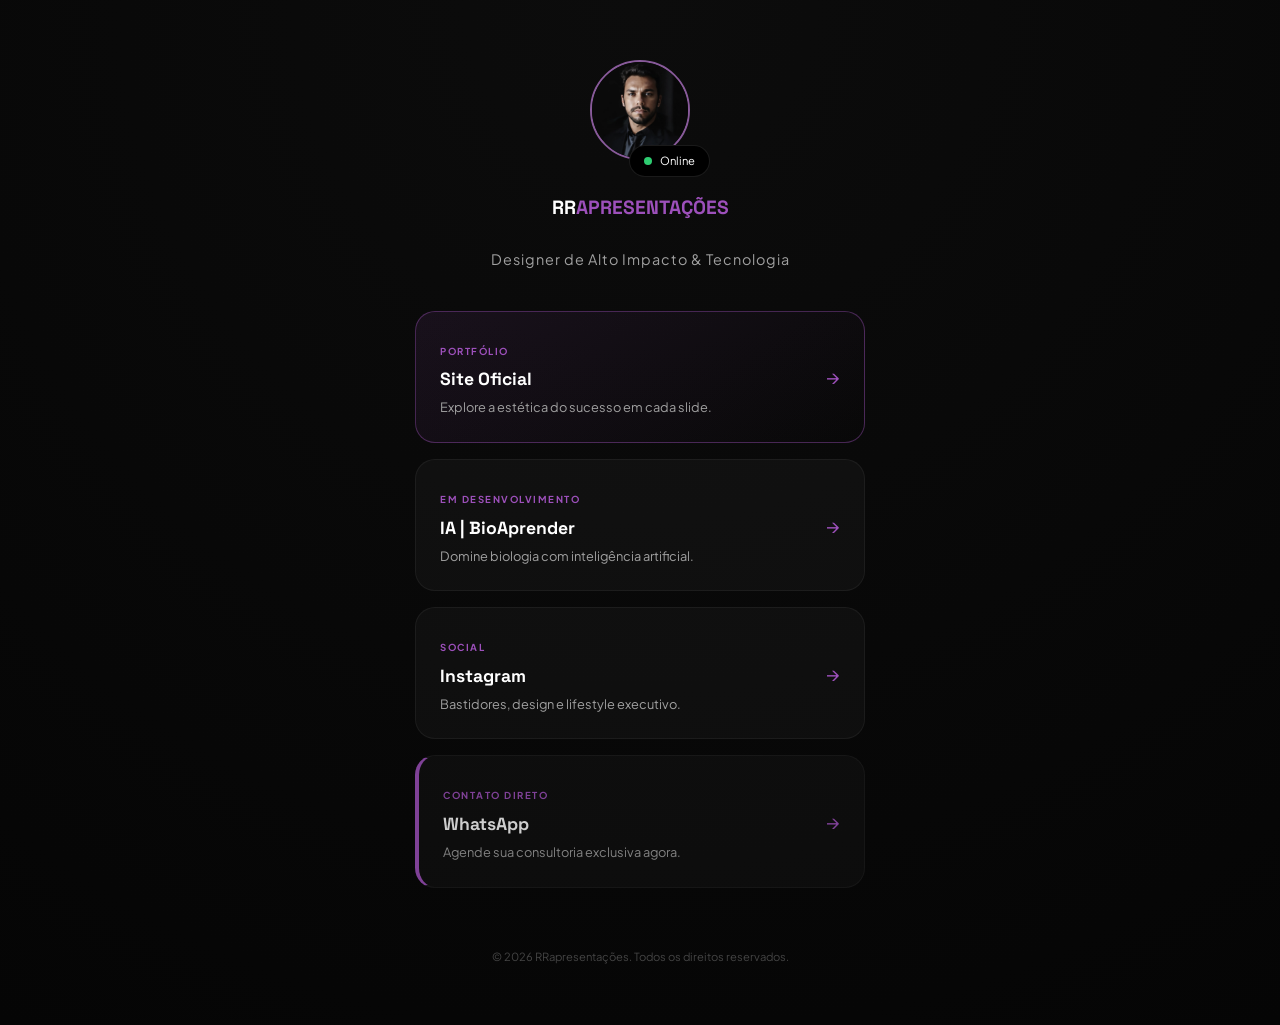
<file: links.html>
<!DOCTYPE html>
<html lang="pt-br">
<head>
    <meta charset="UTF-8">
    <meta name="viewport" content="width=device-width, initial-scale=1.0">
    <title>Rodopho Rubens | Links</title>
    <link rel="stylesheet" href="css/style.css">
    <link rel="stylesheet" href="css/links.css">
    <link href="https://fonts.googleapis.com/css2?family=Plus+Jakarta+Sans:wght@400;700&family=Space+Grotesk:wght@500;700&display=swap" rel="stylesheet">
</head>
<body class="links-page">

    <div class="mouse-follower"></div>

    <main class="links-container">
        <header class="links-header">
            <div class="profile-wrapper">
                <img src="assets/img/rodophorubens.jpg" alt="Rodopho Rubens" class="profile-img">
                <div class="online-indicator">
                    <span class="blink"></span> Online
                </div>
            </div>
            <h1 class="logo">RR<span>APRESENTAÇÕES</span></h1>
            <p class="links-subtitle">Designer de Alto Impacto & Tecnologia</p>
        </header>

        <nav class="links-grid">
            <a href="index.html" class="link-card premium">
                <div class="card-content">
                    <span class="card-tag">PORTFÓLIO</span>
                    <h3>Site Oficial</h3>
                    <p>Explore a estética do sucesso em cada slide.</p>
                </div>
                <span class="card-arrow">→</span>
            </a>

            <a href="#" class="link-card">
                <div class="card-content">
                    <span class="card-tag">EM DESENVOLVIMENTO</span>
                    <h3>IA | BioAprender</h3>
                    <p>Domine biologia com inteligência artificial.</p>
                </div>
                <span class="card-arrow">→</span>
            </a>

            <a href="https://www.instagram.com/rodophoaraujo/" class="link-card" target="_blank">
                <div class="card-content">
                    <span class="card-tag">SOCIAL</span>
                    <h3>Instagram</h3>
                    <p>Bastidores, design e lifestyle executivo.</p>
                </div>
                <span class="card-arrow">→</span>
            </a>

            <a href="https://wa.me/5583999655922" class="link-card highlight" target="_blank">
                <div class="card-content">
                    <span class="card-tag">CONTATO DIRETO</span>
                    <h3>WhatsApp</h3>
                    <p>Agende sua consultoria exclusiva agora.</p>
                </div>
                <span class="card-arrow">→</span>
            </a>
        </nav>

        <footer class="links-footer">
            <p>© 2026 RRapresentações. Todos os direitos reservados.</p>
        </footer>
    </main>

    <script src="js/script.js"></script>
</body>
</html>
</file>
<file: css/style.css>
/* --- 1. CONFIGURAÇÕES E VARIÁVEIS --- */
:root {
    --bg: #050505;
    --accent: #9d50bb;
    --accent-light: #af66cc;
    --glass: rgba(255, 255, 255, 0.03);
    --text-dim: #a0a0a0;
    --border: rgba(255, 255, 255, 0.05);
    --font-main: 'Plus Jakarta Sans', sans-serif;
    --font-title: 'Space Grotesk', sans-serif;
}

/* --- 2. RESET E GERAIS --- */
* { 
    margin: 0; 
    padding: 0; 
    box-sizing: border-box; 
}

body { 
    background: var(--bg); 
    color: #fff; 
    font-family: var(--font-main); 
    overflow-x: hidden; 
    line-height: 1.6;
}

::-webkit-scrollbar { width: 8px; }
::-webkit-scrollbar-track { background: var(--bg); }
::-webkit-scrollbar-thumb { 
    background: var(--accent); 
    border-radius: 10px; 
    border: 2px solid var(--bg); 
}

.container { 
    max-width: 1200px; 
    margin: 0 auto; 
    padding: 0 24px; 
}

/* --- 3. COMPONENTES REUTILIZÁVEIS --- */
.badge { 
    background: var(--glass); 
    border: 1px solid rgba(255,255,255,0.1); 
    padding: 8px 16px; 
    border-radius: 100px; 
    font-size: 0.7rem; 
    letter-spacing: 2px; 
    display: inline-block;
}

.text-gradient { 
    background: linear-gradient(90deg, #9d50bb, #6e48aa); 
    -webkit-background-clip: text; 
    -webkit-text-fill-color: transparent; 
}

/* --- 4. NAVEGAÇÃO --- */
.navbar { 
    display: flex; 
    justify-content: space-between; 
    align-items: center;
    padding: 20px 5%; 
    position: fixed; 
    width: 100%; 
    top: 0; 
    z-index: 1000; 
    backdrop-filter: blur(15px); 
    border-bottom: 1px solid var(--border);
}

.logo { 
    font-family: var(--font-title); 
    font-weight: 700; 
    font-size: 1.2rem; 
}

.logo span { color: var(--accent); }

.nav-cta-premium {
    position: relative;
    display: flex;
    align-items: center;
    gap: 12px;
    background: var(--accent);
    color: #fff;
    text-decoration: none;
    padding: 12px 28px;
    border-radius: 12px;
    font-weight: 700;
    font-size: 0.85rem;
    letter-spacing: 1px;
    overflow: hidden;
    transition: all 0.4s cubic-bezier(0.175, 0.885, 0.32, 1.275);
    box-shadow: 0 10px 20px rgba(157, 80, 187, 0.2);
}

.nav-cta-premium:hover {
    transform: translateY(-3px);
    box-shadow: 0 15px 30px rgba(157, 80, 187, 0.4);
    background: var(--accent-light); 
}

.nav-cta-premium::after {
    content: '';
    position: absolute;
    top: -50%; left: -100%;
    width: 50%; height: 200%;
    background: linear-gradient(to right, transparent, rgba(255, 255, 255, 0.3), transparent);
    transform: rotate(30deg);
}

.nav-cta-premium:hover::after {
    left: 150%;
    transition: all 0.7s ease-in-out;
}

/* --- 5. HERO SECTION --- */
.hero-minimal { padding: 160px 0 80px; text-align: center; }

h1 { 
    font-family: var(--font-title); 
    font-size: clamp(2.5rem, 8vw, 4.5rem); 
    margin: 30px 0; 
    line-height: 1.1; 
}

.hero-stats-grid {
    display: grid;
    grid-template-columns: repeat(4, 1fr);
    gap: 20px;
    max-width: 900px;
    margin: 60px auto 0;
    padding: 30px;
    background: rgba(255, 255, 255, 0.02);
    border: 1px solid var(--border);
    border-radius: 24px;
    backdrop-filter: blur(10px);
}

.stat-item { text-align: center; position: relative; }

.stat-item:not(:last-child)::after {
    content: '';
    position: absolute;
    right: -10px; top: 20%;
    height: 60%; width: 1px;
    background: rgba(255, 255, 255, 0.1);
}

.stat-value {
    font-family: var(--font-title);
    font-size: 1.8rem;
    font-weight: 700;
    color: var(--accent);
    margin-bottom: 5px;
}

.stat-label {
    font-size: 0.75rem;
    color: var(--text-dim);
    text-transform: uppercase;
    letter-spacing: 1px;
}

/* --- 6. MARQUEE (VÍDEOS) --- */
.marquee-section { padding: 40px 0; background: #080808; }
.marquee-wrapper { overflow: hidden; }
.video-track { display: flex; width: max-content; animation: scroll 40s linear infinite; }
.track-reverse { animation: scroll-reverse 50s linear infinite; margin-top: 20px; }

.video-grid { display: flex; gap: 20px; padding-right: 20px; }
.video-card { 
    width: 280px; 
    border-radius: 12px;
    overflow: hidden; 
    border: 1px solid var(--border); 
    flex-shrink: 0;     
}

.video-card video {
    width: 100%;
    display: block;
    filter: brightness(0.8);
    transition: 0.5s;
}

.video-card:hover video {
    filter: brightness(1.1);
    transform: scale(1.02);
}

/* --- 7. DEPOIMENTOS (MASONRY) --- */
.testimonials-advanced { padding: 100px 0; }
.section-header { text-align: center; margin-bottom: 60px; }

.testimonial-masonry {
    column-count: 3;
    column-gap: 20px;
}

.t-card {
    break-inside: avoid;
    margin-bottom: 20px;
    background: rgba(255,255,255,0.02);
    border: 1px solid var(--border);
    padding: 30px;
    border-radius: 20px;
    transition: 0.4s;
}

.t-card:hover { 
    transform: translateY(-5px); 
    border-color: var(--accent); 
    background: rgba(157, 80, 187, 0.05); 
}

.t-card.premium { 
    border-color: rgba(157, 80, 187, 0.3); 
    background: linear-gradient(145deg, rgba(157, 80, 187, 0.05), transparent); 
}

.t-card.highlight { border-left: 4px solid var(--accent); }

.quote-icon { 
    font-family: serif; 
    font-size: 4rem; 
    color: var(--accent); 
    opacity: 0.2; 
    line-height: 0; 
}

.t-card p {
    font-size: 1rem;
    color: #ccc;
    margin-bottom: 20px;
    line-height: 1.6;
    white-space: normal;       
    overflow-wrap: normal;   
    word-break: keep-all;    
    word-wrap: normal;
    hyphens: none;          
}

.t-card h4 { font-family: var(--font-title); font-size: 0.9rem; text-transform: uppercase; }
.t-card h4 small { display: block; color: var(--accent); font-size: 0.7rem; }

/* --- 8. FOOTER --- */
.footer-impact {
    padding: 120px 0 40px;
    background: linear-gradient(to bottom, #050505, #000);
    border-top: 1px solid var(--border);
    position: relative;
    overflow: hidden;
}

.footer-grid {
    display: grid;
    grid-template-columns: 1.5fr 1fr;
    gap: 80px;
    align-items: center;
    margin-bottom: 80px;
}

.profile-wrapper { position: relative; width: fit-content; margin-bottom: 30px; }

.profile-img {
    width: 140px; height: 140px;
    border-radius: 30px; 
    object-fit: cover;
    filter: grayscale(40%);
    transition: 0.5s;
    border: 1px solid rgba(255, 255, 255, 0.1);
}

.profile-wrapper:hover .profile-img {
    filter: grayscale(0%);
    transform: scale(1.05) rotate(-2deg);
    border-color: var(--accent);
}

.online-indicator {
    position: absolute;
    bottom: -10px; right: -20px;
    background: #000;
    border: 1px solid rgba(255,255,255,0.1);
    padding: 6px 14px;
    border-radius: 50px;
    font-size: 0.7rem;
    display: flex;
    align-items: center;
    gap: 8px;
}

.footer-title { font-family: var(--font-title); font-size: 3.5rem; line-height: 1; margin-bottom: 20px; }
.footer-description { color: var(--text-dim); max-width: 450px; font-size: 1.1rem; }

.btn-glitch {
    position: relative;
    display: inline-block;
    padding: 25px 50px;
    background: var(--accent);
    color: #fff;
    text-decoration: none;
    font-weight: 700;
    letter-spacing: 2px;
    border-radius: 12px;
    overflow: hidden;
    transition: 0.3s;
}

.btn-glitch:hover {
    transform: translateY(-5px);
    box-shadow: 0 20px 40px rgba(157, 80, 187, 0.3);
}

.footer-bottom {
    display: flex;
    justify-content: space-between;
    align-items: flex-end;
    padding-top: 40px;
    border-top: 1px solid var(--border);
}

.logo-faded {
    font-family: var(--font-title);
    font-size: 4rem;
    font-weight: 700;
    opacity: 0.05; 
    user-select: none;
}

.legal { text-align: right; font-size: 0.8rem; color: #444; }
.highlight { color: var(--accent); opacity: 0.8; }

/* --- 9. EFEITOS ESPECIAIS --- */
.mouse-follower {
    position: fixed;
    width: 400px; height: 400px;
    background: radial-gradient(circle, rgba(157, 80, 187, 0.3) 0%, rgba(157, 80, 187, 0) 70%);
    border-radius: 50%;
    filter: blur(60px);
    pointer-events: none; 
    z-index: 9998; 
    transform: translate(-50%, -50%); 
    transition: transform 0.1s ease-out, opacity 0.3s ease;
    opacity: 0; 
}

.blink {
    width: 8px; height: 8px;
    background: #2ecc71;
    border-radius: 50%;
    animation: pulse 1.5s infinite;
}

/* --- 10. ANIMAÇÕES --- */
@keyframes scroll { 0% { transform: translateX(0); } 100% { transform: translateX(-50%); } }
@keyframes scroll-reverse { 0% { transform: translateX(-50%); } 100% { transform: translateX(0); } }
@keyframes pulse {
    0% { box-shadow: 0 0 0 0 rgba(46, 204, 113, 0.7); }
    70% { box-shadow: 0 0 0 10px rgba(46, 204, 113, 0); }
    100% { box-shadow: 0 0 0 0 rgba(46, 204, 113, 0); }
}

/* --- 11. RESPONSIVIDADE --- */
@media (max-width: 900px) {
    .footer-grid { grid-template-columns: 1fr; text-align: center; gap: 40px; }
    .footer-bio, .footer-description { margin: 0 auto; }
    .profile-wrapper { margin: 0 auto 30px; }
    .footer-bottom { flex-direction: column; align-items: center; gap: 20px; text-align: center; }
    .testimonial-masonry { column-count: 2; }
    .footer-title { font-size: 2.5rem; }
}

@media (max-width: 768px) {
    .hero-stats-grid { grid-template-columns: repeat(2, 1fr); gap: 30px; }
    .stat-item:nth-child(2)::after { display: none; }
}

@media (max-width: 600px) {
    /* Ajuste de Títulos para não quebrarem o layout */
    h1 {
        font-size: 2.2rem;
        margin: 20px 0;
    }

    /* Redimensionamento dos Botões Premium */
    .nav-cta-premium, .btn-glitch {
        padding: 12px 20px; /* Redução de preenchimento */
        font-size: 0.75rem;   /* Fonte levemente menor */
        border-radius: 10px;
        gap: 8px;
    }

    .btn-glitch {
        width: 100%; /* Botão ocupa a largura total no mobile para facilitar o clique */
        text-align: center;
        padding: 18px 30px;
    }

    /* Ajuste da Logo para não empurrar o botão da Navbar */
    .logo {
        font-size: 1rem;
    }
}
</file>
<file: css/links.css>
.links-page {
    display: flex;
    justify-content: center;
    align-items: flex-start;
    min-height: 100vh;
    padding: 60px 20px;
    background: radial-gradient(circle at top, #0c0c0c 0%, #050505 100%);
}

.links-container {
    width: 100%;
    max-width: 450px;
    text-align: center;
}

.links-header {
    margin-bottom: 40px;
}

.links-header .profile-wrapper {
    margin: 0 auto 20px;
}

.links-header .profile-img {
    width: 100px;
    height: 100px;
    border-radius: 50%;
    border: 2px solid var(--accent);
}

.links-subtitle {
    color: var(--text-dim);
    font-size: 0.9rem;
    margin-top: 10px;
    letter-spacing: 1px;
}

.links-grid {
    display: flex;
    flex-direction: column;
    gap: 16px;
}

.link-card {
    display: flex;
    align-items: center;
    justify-content: space-between;
    padding: 24px;
    background: var(--glass);
    border: 1px solid var(--border);
    border-radius: 20px;
    text-decoration: none;
    transition: all 0.4s cubic-bezier(0.175, 0.885, 0.32, 1.275);
    text-align: left;
    position: relative;
    overflow: hidden;
}

.link-card .card-tag {
    font-size: 0.6rem;
    color: var(--accent);
    font-weight: 700;
    letter-spacing: 1.5px;
    text-transform: uppercase;
}

.link-card h3 {
    font-family: var(--font-title);
    font-size: 1.1rem;
    color: #fff;
    margin: 4px 0;
}

.link-card p {
    font-size: 0.8rem;
    color: var(--text-dim);
    margin: 0;
}

.card-arrow {
    color: var(--accent);
    font-size: 1.2rem;
    transition: transform 0.3s ease;
}

/* Efeitos de Hover */
.link-card:hover {
    transform: scale(1.02);
    border-color: var(--accent);
    background: rgba(157, 80, 187, 0.05);
}

.link-card:hover .card-arrow {
    transform: translateX(5px);
}

/* Estilos Especiais Reutilizados */
.link-card.premium {
    border-color: rgba(157, 80, 187, 0.4);
    background: linear-gradient(145deg, rgba(157, 80, 187, 0.1), transparent);
}

.link-card.highlight {
    border-left: 4px solid var(--accent);
}

.links-footer {
    margin-top: 60px;
    font-size: 0.7rem;
    color: #444;
}
</file>
